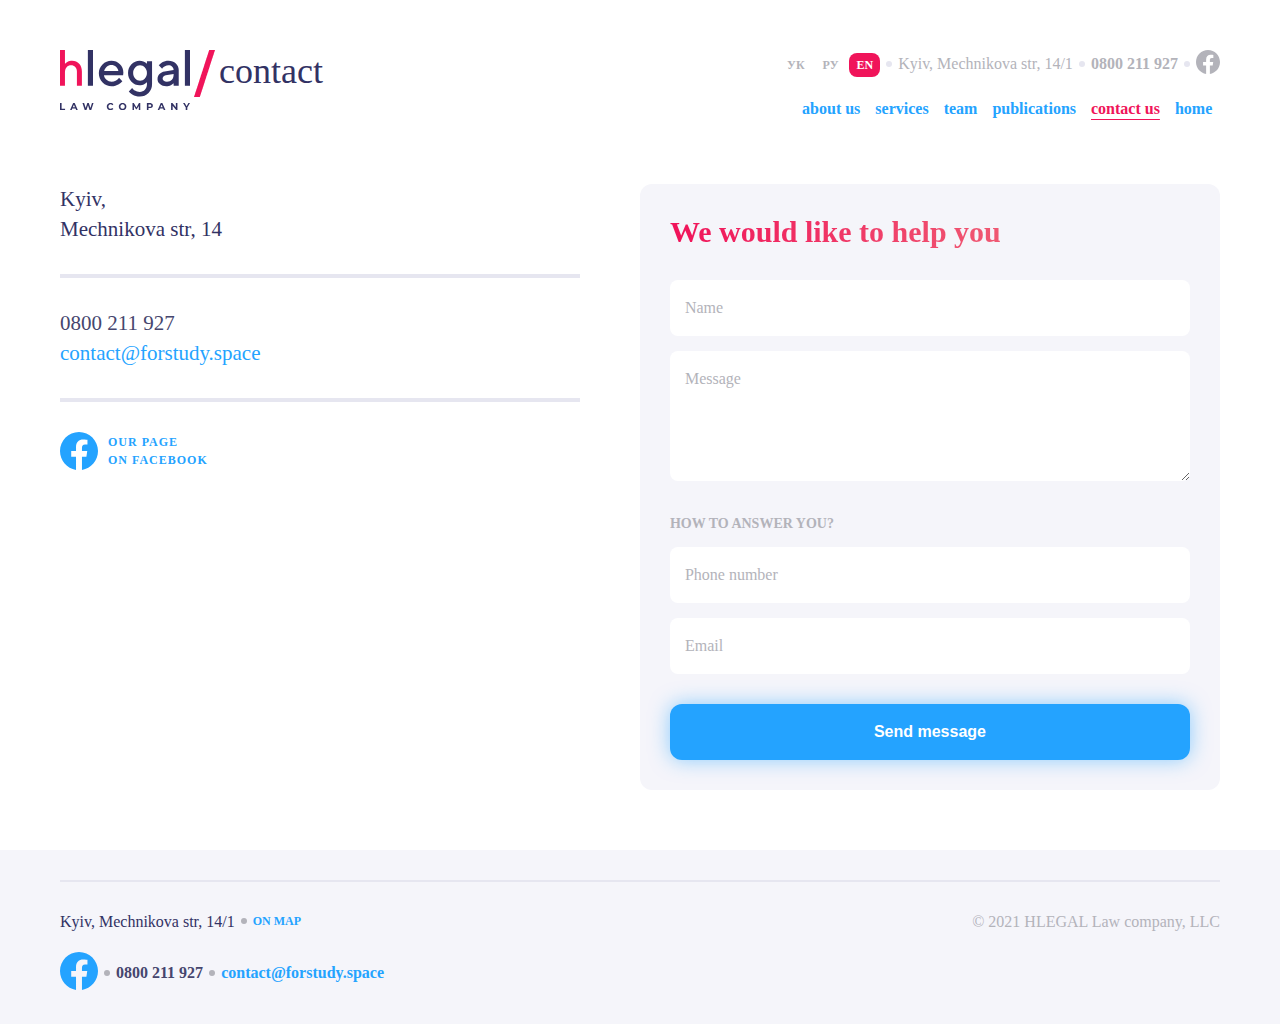
<file: index.html>
<!DOCTYPE html>
<html lang="en">

<head>
    <meta charset="UTF-8" />
    <meta name="viewport" content="width=device-width, initial-scale=1.0" />
    <title>Final</title>
    <link rel="stylesheet" href="style/header.css">
    <link rel="stylesheet" href="style/contact.css">
    <link rel="stylesheet" href="style/footer.css">
    <link rel="stylesheet" href="style/style.css">

</head>

<body>
    <header>
        <div class="container">
            <div class="wrapper">
                <div class="logo flex">
                    <div class="flex">
                        <a href="index.html">
                            <svg class="svg-logo" width="130" height="60" viewBox="0 0 130 60" fill="none"
                                xmlns="http://www.w3.org/2000/svg">
                                <path
                                    d="M4.95672 6.10352e-05H0V35.7987H4.95672V22.5177C4.95672 20.271 5.51557 18.4985 6.63326 17.2503C7.75095 16.0021 9.2817 15.353 11.1769 15.353C12.8049 15.353 14.1655 15.9522 15.2589 17.1005C16.3523 18.2738 16.9112 19.7467 16.9112 21.5192V35.8236H21.8922V21.5192C21.8922 18.2239 20.9932 15.6276 19.1951 13.6804C17.3971 11.7332 15.0402 10.7596 12.1731 10.7596C11.347 10.7596 10.5209 10.8595 9.71906 11.0841C8.89294 11.3088 8.2369 11.5585 7.70235 11.8331C7.16781 12.1077 6.65756 12.4072 6.1959 12.7567C5.73424 13.1062 5.41838 13.3559 5.27259 13.5057C5.1268 13.6555 5.00532 13.7553 4.95672 13.8302V6.10352e-05Z"
                                    fill="#F0145A" />
                                <path d="M32.9726 0H27.8628V35.7689H32.9726V0Z" fill="#323264" />
                                <path
                                    d="M63.1114 25.2931L63.3669 22.7382C63.3669 19.3146 62.2428 16.4531 59.9433 14.1537C57.6439 11.8543 54.7824 10.7301 51.3588 10.7301C47.9352 10.7301 44.9715 11.9565 42.5188 14.4092C40.0661 16.8619 38.8397 19.7745 38.8397 23.2492C38.8397 26.8261 40.1172 29.892 42.621 32.4469C45.1248 35.0018 48.1396 36.2793 51.6143 36.2793C52.9429 36.2793 54.1692 36.0749 55.3956 35.7172C56.6219 35.3084 57.6439 34.8996 58.3593 34.4909C59.1258 34.031 59.8922 33.52 60.5565 32.9579C61.2208 32.3958 61.6807 31.987 61.8851 31.7315C62.0895 31.4761 62.2428 31.3228 62.345 31.1695L59.0236 27.8481L58.2571 28.8189C57.7461 29.4321 56.8774 30.0453 55.6511 30.7096C54.3736 31.3739 53.0451 31.6804 51.6143 31.6804C49.6215 31.6804 47.9352 31.0673 46.5045 29.7898C45.0737 28.5123 44.205 27.0305 43.9495 25.2931H63.1114ZM51.3588 15.0735C53.2494 15.0735 54.7824 15.6355 56.0599 16.7086C57.2862 17.8328 58.0527 19.2124 58.3593 20.9498H44.1539C44.6138 19.2124 45.4314 17.8328 46.7089 16.7086C47.9352 15.6355 49.5193 15.0735 51.3588 15.0735Z"
                                    fill="#323264" />
                                <path
                                    d="M86.9429 34.2865C86.9429 36.5348 86.2786 38.3743 84.8989 39.8051C83.5704 41.1847 81.8841 41.9001 79.7891 41.9001C78.8693 41.9001 77.9496 41.7468 77.0809 41.4913C76.2122 41.2358 75.5479 40.9292 74.9859 40.5715C74.4238 40.2139 73.9128 39.8562 73.4018 39.3963C72.9419 38.9364 72.6353 38.6298 72.482 38.4765C72.3287 38.3232 72.2265 38.1699 72.1244 38.0677L68.803 41.3891L69.2117 41.9001C69.4672 42.2578 69.9271 42.7177 70.5403 43.2287C71.1535 43.6885 71.8689 44.1995 72.6864 44.7105C73.504 45.1704 74.526 45.5792 75.8034 45.9369C77.0809 46.2946 78.4094 46.499 79.7891 46.499C83.2638 46.499 86.1253 45.3237 88.5269 42.9732C90.8774 40.5716 92.0527 37.71 92.0527 34.2354V11.2411H86.9429V13.796L86.0742 13.0295C85.5121 12.5185 84.6434 12.0076 83.4171 11.4966C82.1907 10.9856 80.8622 10.7301 79.5336 10.7301C76.4166 10.7301 73.7595 11.9054 71.4601 14.307C69.1606 16.7086 68.0365 19.5701 68.0365 22.9937C68.0365 26.4173 69.1606 29.2788 71.4601 31.6804C73.7595 34.0821 76.4166 35.2573 79.5336 35.2573C80.4023 35.2573 81.2199 35.1551 82.0885 34.9507C82.9061 34.6952 83.5704 34.4397 84.1325 34.1843C84.6945 33.9288 85.2055 33.6222 85.6654 33.2645C86.1253 32.9068 86.483 32.6513 86.5852 32.5491L86.9429 32.1914V34.2865ZM73.1463 22.9937C73.1463 20.8476 73.8106 19.0591 75.1903 17.5773C76.5699 16.0954 78.2051 15.329 80.0446 15.329C81.8841 15.329 83.5193 16.0954 84.8989 17.5773C86.2275 19.0591 86.9429 20.8476 86.9429 22.9937C86.9429 25.1398 86.2275 26.9283 84.8989 28.4101C83.5193 29.892 81.8841 30.6585 80.0446 30.6585C78.2051 30.6585 76.5699 29.892 75.1903 28.4101C73.8106 26.9283 73.1463 25.1398 73.1463 22.9937Z"
                                    fill="#323264" />
                                <path
                                    d="M118.724 35.7683V19.9278C118.724 17.3218 117.753 15.1246 115.863 13.3872C113.972 11.5988 111.519 10.7301 108.504 10.7301C107.329 10.7301 106.154 10.8834 105.03 11.19C103.906 11.5477 102.986 11.9054 102.321 12.3142C101.657 12.7229 100.993 13.1828 100.38 13.7449C99.7666 14.2559 99.4089 14.6136 99.2045 14.818C99.0512 15.0224 98.8979 15.1757 98.7957 15.329L102.117 18.6504L102.781 17.7817C103.19 17.2196 103.906 16.7086 104.979 16.1465C106.052 15.5845 107.227 15.329 108.504 15.329C109.986 15.329 111.213 15.7888 112.183 16.6575C113.154 17.5262 113.614 18.6504 113.614 19.9278L104.672 21.4608C102.475 21.8185 100.686 22.6871 99.46 24.0668C98.1825 25.4464 97.5182 27.1327 97.5182 29.1255C97.5182 31.0162 98.3358 32.6513 99.971 34.0821C101.657 35.5639 103.701 36.2793 106.205 36.2793C107.074 36.2793 107.891 36.1771 108.709 35.9216C109.577 35.7172 110.242 35.4617 110.804 35.2062C111.366 34.9507 111.877 34.6442 112.337 34.2865C112.797 33.9288 113.103 33.6733 113.308 33.5711C113.461 33.4178 113.563 33.2645 113.614 33.2134V35.7683H118.724ZM106.971 31.6804C105.643 31.6804 104.57 31.3739 103.803 30.7607C102.986 30.1475 102.628 29.4321 102.628 28.6145C102.628 27.7459 102.884 26.9794 103.446 26.4173C104.008 25.8552 104.774 25.4464 105.694 25.2931L113.614 24.0157V24.5267C113.614 26.8261 113.052 28.5634 111.877 29.8409C110.702 31.0673 109.066 31.6804 106.971 31.6804Z"
                                    fill="#323264" />
                                <path d="M130 0H124.89V35.7689H130V0Z" fill="#323264" />
                                <path d="M0 53.1185H1.59915V58.7253H5.06396V60.0283H0V53.1185Z" fill="#323264" />
                                <path
                                    d="M15.5016 58.5477H12.2934L11.6814 60.0283H10.0428L13.1226 53.1185H14.702L17.7917 60.0283H16.1136L15.5016 58.5477ZM14.9982 57.3335L13.9025 54.688L12.8067 57.3335H14.9982Z"
                                    fill="#323264" />
                                <path
                                    d="M33.5121 53.1185L31.2516 60.0283H29.534L28.0138 55.3494L26.4443 60.0283H24.7366L22.4662 53.1185H24.1245L25.6842 57.9751L27.313 53.1185H28.7937L30.3731 58.0146L31.9821 53.1185H33.5121Z"
                                    fill="#323264" />
                                <path
                                    d="M50.5232 60.1468C49.819 60.1468 49.1807 59.9954 48.6082 59.6927C48.0422 59.3834 47.5947 58.959 47.2657 58.4193C46.9432 57.8731 46.782 57.2578 46.782 56.5734C46.782 55.889 46.9432 55.277 47.2657 54.7373C47.5947 54.1911 48.0422 53.7667 48.6082 53.464C49.1807 53.1547 49.8223 53 50.5331 53C51.1319 53 51.6716 53.1053 52.152 53.3159C52.6389 53.5265 53.047 53.8292 53.376 54.224L52.3494 55.1717C51.8821 54.6321 51.303 54.3622 50.612 54.3622C50.1843 54.3622 49.8026 54.4577 49.467 54.6485C49.1313 54.8328 48.8681 55.0927 48.6773 55.4283C48.493 55.764 48.4009 56.1456 48.4009 56.5734C48.4009 57.0012 48.493 57.3828 48.6773 57.7185C48.8681 58.0541 49.1313 58.3173 49.467 58.5082C49.8026 58.6924 50.1843 58.7846 50.612 58.7846C51.303 58.7846 51.8821 58.5115 52.3494 57.9653L53.376 58.9129C53.047 59.3143 52.6389 59.6203 52.152 59.8309C51.665 60.0415 51.1221 60.1468 50.5232 60.1468Z"
                                    fill="#323264" />
                                <path
                                    d="M62.5933 60.1468C61.876 60.1468 61.2278 59.9922 60.6487 59.6829C60.0761 59.3736 59.6253 58.9491 59.2963 58.4095C58.9738 57.8632 58.8126 57.2512 58.8126 56.5734C58.8126 55.8956 58.9738 55.2868 59.2963 54.7472C59.6253 54.201 60.0761 53.7733 60.6487 53.464C61.2278 53.1547 61.876 53 62.5933 53C63.3106 53 63.9555 53.1547 64.5281 53.464C65.1006 53.7733 65.5514 54.201 65.8804 54.7472C66.2095 55.2868 66.374 55.8956 66.374 56.5734C66.374 57.2512 66.2095 57.8632 65.8804 58.4095C65.5514 58.9491 65.1006 59.3736 64.5281 59.6829C63.9555 59.9922 63.3106 60.1468 62.5933 60.1468ZM62.5933 58.7846C63.0013 58.7846 63.3698 58.6924 63.6989 58.5082C64.0279 58.3173 64.2846 58.0541 64.4688 57.7185C64.6597 57.3828 64.7551 57.0012 64.7551 56.5734C64.7551 56.1456 64.6597 55.764 64.4688 55.4283C64.2846 55.0927 64.0279 54.8328 63.6989 54.6485C63.3698 54.4577 63.0013 54.3622 62.5933 54.3622C62.1853 54.3622 61.8168 54.4577 61.4877 54.6485C61.1587 54.8328 60.8987 55.0927 60.7079 55.4283C60.5236 55.764 60.4315 56.1456 60.4315 56.5734C60.4315 57.0012 60.5236 57.3828 60.7079 57.7185C60.8987 58.0541 61.1587 58.3173 61.4877 58.5082C61.8168 58.6924 62.1853 58.7846 62.5933 58.7846Z"
                                    fill="#323264" />
                                <path
                                    d="M78.7995 60.0283L78.7896 55.8824L76.7561 59.2979H76.0355L74.0119 55.9713V60.0283H72.5115V53.1185H73.8342L76.4205 57.4125L78.9673 53.1185H80.2802L80.2999 60.0283H78.7995Z"
                                    fill="#323264" />
                                <path
                                    d="M89.8659 53.1185C90.478 53.1185 91.0077 53.2205 91.4552 53.4245C91.9093 53.6285 92.2581 53.918 92.5016 54.2931C92.7451 54.6682 92.8668 55.1125 92.8668 55.6258C92.8668 56.1325 92.7451 56.5767 92.5016 56.9584C92.2581 57.3335 91.9093 57.623 91.4552 57.8271C91.0077 58.0245 90.478 58.1232 89.8659 58.1232H88.4741V60.0283H86.8749V53.1185H89.8659ZM89.7771 56.8202C90.2575 56.8202 90.6227 56.7182 90.8728 56.5142C91.1229 56.3036 91.2479 56.0074 91.2479 55.6258C91.2479 55.2375 91.1229 54.9414 90.8728 54.7373C90.6227 54.5268 90.2575 54.4215 89.7771 54.4215H88.4741V56.8202H89.7771Z"
                                    fill="#323264" />
                                <path
                                    d="M103.148 58.5477H99.9396L99.3276 60.0283H97.6889L100.769 53.1185H102.348L105.438 60.0283H103.76L103.148 58.5477ZM102.644 57.3335L101.549 54.688L100.453 57.3335H102.644Z"
                                    fill="#323264" />
                                <path
                                    d="M117.428 53.1185V60.0283H116.115L112.67 55.8331V60.0283H111.09V53.1185H112.413L115.848 57.3137V53.1185H117.428Z"
                                    fill="#323264" />
                                <path
                                    d="M127.315 57.5803V60.0283H125.716V57.5605L123.041 53.1185H124.739L126.585 56.1884L128.43 53.1185H130L127.315 57.5803Z"
                                    fill="#323264" />
                            </svg>
                        </a>

                        <img class="slash" src="images/Slash.png" alt="slash">
                        <p class="team">contact</p>
                    </div>
                    <div class="burger">
                        <span></span>
                    </div>
                </div>
                <div class="details flex ">
                    <div>
                        <a href="#" class="link">УК</a>
                        <a href="#" class="link">РУ</a>
                        <a href="#" class="link active">EN</a>
                    </div>
                    <div class="seperator"></div>
                    <p class="font-16">Kyiv, Mechnikova str, 14/1</p>
                    <div class="seperator"></div>
                    <a class="font-16 tel" href="tel:0800 211 927">0800 211 927</a>
                    <div class="seperator"></div>
                    <a class="social" href="https://www.facebook.com/">
                        <svg width="24" height="24" viewBox="0 0 24 24" fill="none" xmlns="http://www.w3.org/2000/svg">
                            <g clip-path="url(#clip0_22721_6686)">
                                <path
                                    d="M24 12.0733C24 5.40541 18.6274 0 12 0C5.37258 0 0 5.40541 0 12.0733C0 18.0995 4.38823 23.0943 10.125 24V15.5633H7.07813V12.0733H10.125V9.41343C10.125 6.38755 11.9165 4.71615 14.6576 4.71615C15.9705 4.71615 17.3438 4.95195 17.3438 4.95195V7.92313H15.8306C14.3399 7.92313 13.875 8.85379 13.875 9.80857V12.0733H17.2031L16.6711 15.5633H13.875V24C19.6118 23.0943 24 18.0995 24 12.0733Z"
                                    fill="#B3B3BA" />
                            </g>
                            <defs>
                                <clippath id="clip0_22721_6686">
                                    <rect width="24" height="24" fill="white" />
                                </clippath>
                            </defs>
                        </svg>
                    </a>
                </div>
                <nav class="navigation">
                    <ul class="font-16 flex">
                        <a class="li" href="#">about us</a>
                        <a class="li" href="#">services</a>
                        <a class="li" href="#">team</a>
                        <a class="li" href="#">publications</a>
                        <a class="li" id="link-active" href="#">contact us</a>
                        <a href="#" class="li">home</a>
                    </ul>
                </nav>
            </div>
        </div>
    </header>
    <main>
        <div class="container">
            <div class="wrapper">
                <div class="left">
                    <div class="address">
                        <a class="address" href="https://maps.app.goo.gl/Zw4MKvHGfPZktKgB7">Kyiv, <br> Mechnikova str,
                            14</a>
                    </div>
                    <hr class="line">
                    <div class="info">
                        <a class="font-16 tel" href="tel:0800 211 927">0800 211 927</a>
                        <br>
                        <a class="email" href="mailto:contact@forstudy.space">contact@forstudy.space</a>
                    </div>
                    <hr class="line">
                    <div class="facebook-page">
                        <a class="social" href="https://www.facebook.com/">
                            <svg width="38" height="38" viewBox="0 0 38 38" fill="none"
                                xmlns="http://www.w3.org/2000/svg">
                                <g clip-path="url(#clip0_22721_8205)">
                                    <path
                                        d="M38 19.1161C38 8.55857 29.4934 0 19 0C8.50658 0 0 8.55857 0 19.1161C0 28.6575 6.94803 36.5659 16.0312 38V24.6419H11.207V19.1161H16.0312V14.9046C16.0312 10.1136 18.8678 7.46723 23.2078 7.46723C25.2866 7.46723 27.4609 7.84059 27.4609 7.84059V12.545H25.0651C22.7048 12.545 21.9688 14.0185 21.9688 15.5302V19.1161H27.2383L26.3959 24.6419H21.9688V38C31.052 36.5659 38 28.6575 38 19.1161Z"
                                        fill="#24A3FF" />
                                </g>
                                <defs>
                                    <clippath id="clip0_22721_8205">
                                        <rect width="38" height="38" fill="white" />
                                    </clippath>
                                </defs>
                            </svg>
                        </a>
                        <div class="links">
                            <a href="https://www.facebook.com/">OUR PAGE</a>
                            <br>
                            <a href="https://www.facebook.com/">ON FACEBOOK</a>
                        </div>
                    </div>
                </div>
                <div>
                    <form action="#" method="get" class="form">
                        <p class="text-gradient h2">We would like to help you</p>
                        <input type="text" id="name" class="input" placeholder="Name" important>
                        <textarea name="message" id="message" class="input" cols="" rows="" placeholder="Message"
                            important></textarea>
                        <p class="answer">HOW TO ANSWER YOU?</p>
                        <input type="tel" name="tel" id="tel" class="input" placeholder="Phone number" important>
                        <input type="email" name="email" id="email" class="input" placeholder="Email" important>
                        <button type="button" id="button" class="button">Send message</button>
                    </form>
                </div>
            </div>
        </div>
    </main>
    <footer>
        <div class="container">
            <div class="wrapper">
                <div class="left flex">
                    <p class="font-16 street">Kyiv, Mechnikova str, 14/1</p>
                    <div class="seperator"></div>
                    <a href="https://maps.app.goo.gl/Zw4MKvHGfPZktKgB7" class="map">ON MAP</a>
                </div>
                <div class="right flex">
                    <p class="font-16">© 2021 HLEGAL Law company, LLC</p>
                </div>
                <div class="bottom flex">
                    <a class="social" href="https://www.facebook.com/">
                        <svg width="38" height="38" viewBox="0 0 38 38" fill="none" xmlns="http://www.w3.org/2000/svg">
                            <g clip-path="url(#clip0_22721_8205)">
                                <path
                                    d="M38 19.1161C38 8.55857 29.4934 0 19 0C8.50658 0 0 8.55857 0 19.1161C0 28.6575 6.94803 36.5659 16.0312 38V24.6419H11.207V19.1161H16.0312V14.9046C16.0312 10.1136 18.8678 7.46723 23.2078 7.46723C25.2866 7.46723 27.4609 7.84059 27.4609 7.84059V12.545H25.0651C22.7048 12.545 21.9688 14.0185 21.9688 15.5302V19.1161H27.2383L26.3959 24.6419H21.9688V38C31.052 36.5659 38 28.6575 38 19.1161Z"
                                    fill="#24A3FF" />
                            </g>
                            <defs>
                                <clippath id="clip0_22721_8205">
                                    <rect width="38" height="38" fill="white" />
                                </clippath>
                            </defs>
                        </svg>
                    </a>
                    <div class="seperator"></div>
                    <a class="font-16 tel" href="tel:0800 211 927">0800 211 927</a>
                    <div class="seperator"></div>
                    <a class="map" href="mailto:contact@forstudy.space">contact@forstudy.space</a>
                </div>
            </div>
        </div>
    </footer>
    <script src="JS/header.js"></script>
    <script src="JS/contact.js"></script>
</body>

</html>
</file>
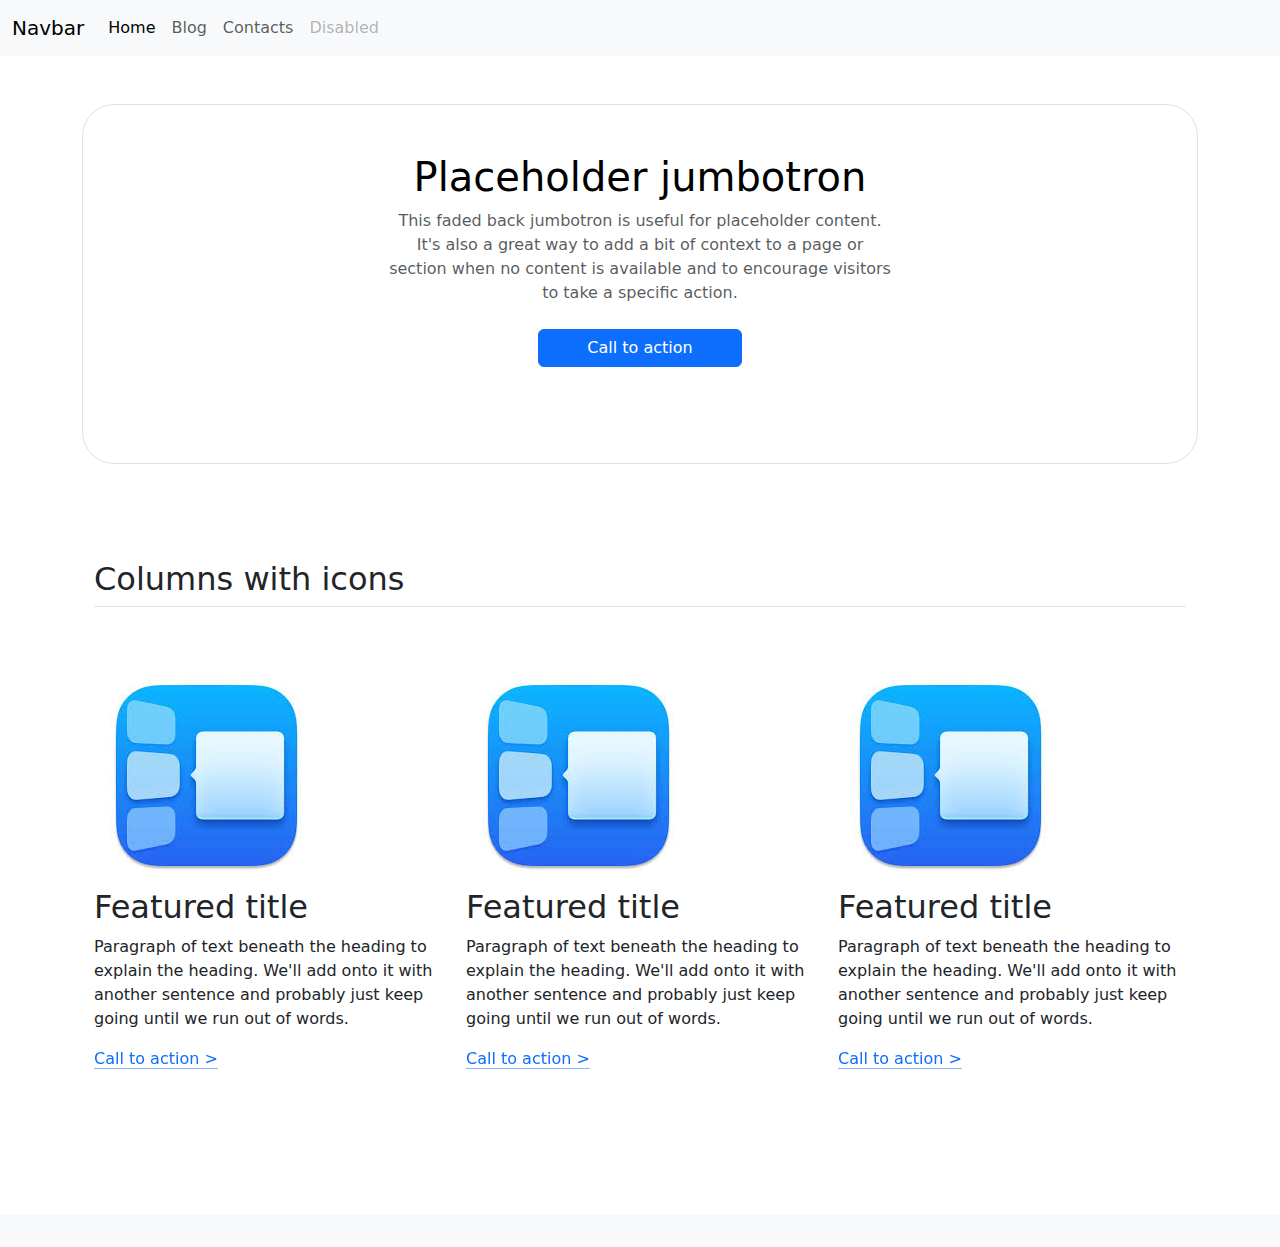
<file: index1.html>
<!DOCTYPE html>
<html lang="en">

<head>
    <meta charset="UTF-8" />
    <meta name="viewport" content="width=device-width, initial-scale=1.0" />
    <title>Main page</title>
    <link href="https://cdn.jsdelivr.net/npm/bootstrap@5.3.3/dist/css/bootstrap.min.css" rel="stylesheet"
        integrity="sha384-QWTKZyjpPEjISv5WaRU9OFeRpok6YctnYmDr5pNlyT2bRjXh0JMhjY6hW+ALEwIH" crossorigin="anonymous">
</head>

<body>
    <header>
        <nav class="navbar navbar-expand-lg bg-body-tertiary">
            <div class="container-fluid">
                <a class="navbar-brand" href="#">Navbar</a>
                <button class="navbar-toggler" type="button" data-bs-toggle="collapse"
                    data-bs-target="#navbarNavAltMarkup" aria-controls="navbarNavAltMarkup" aria-expanded="false"
                    aria-label="Toggle navigation">
                    <span class="navbar-toggler-icon"></span>
                </button>
                <div class="collapse navbar-collapse" id="navbarNavAltMarkup">
                    <div class="navbar-nav">
                        <a class="nav-link active" aria-current="page" href="index1.html">Home</a>
                        <a class="nav-link" href="index2.html">Blog</a>
                        <a class="nav-link" href="index3.html">Contacts</a>
                        <a class="nav-link disabled" aria-disabled="true">Disabled</a>
                    </div>
                </div>
            </div>
        </nav>
    </header>
    <main>
        <div class="container my-5">
            <div class="position-relative p-5 text-center text-muted bg-body border border-dashed rounded-5">
                <h1 class="text-body-emphasis">Placeholder jumbotron</h1>
                <p class="col-lg-6 mx-auto mb-4"> This faded back jumbotron is useful for placeholder content. It's also
                    a great way to add a bit of context to a page or section when no content is available and to
                    encourage visitors to take a specific action. </p>
                <button type="button" class="btn btn-primary px-5 mb-5">Call to action</button>
            </div>
        </div>

        <div class="container px-4 py-5" id="featured-3">
            <h2 class="pb-2 border-bottom">Columns with icons</h2>
            <div class="row g-4 py-5 row-cols-1 row-cols-lg-3">
                <div class="feature col">
                    <div>
                        <img src="image/stage-manager.jpeg" alt="">
                    </div>
                    <h2>Featured title</h2>
                    <p>Paragraph of text beneath the heading to explain the heading. We'll add onto it with another
                        sentence and probably just keep going until we run out of words.</p>
                    <a href="#" class="icon-link">Call to action ></a>
                </div>
                <div class="feature col">
                    <div>
                        <img src="image/stage-manager.jpeg" alt="">
                    </div>
                    <h2>Featured title</h2>
                    <p>Paragraph of text beneath the heading to explain the heading. We'll add onto it with another
                        sentence and probably just keep going until we run out of words.</p>
                    <a href="#" class="icon-link">Call to action ></a>
                </div>
                <div class="feature col">
                    <div>
                        <img src="image/stage-manager.jpeg" alt="">
                    </div>
                    <h2>Featured title</h2>
                    <p>Paragraph of text beneath the heading to explain the heading. We'll add onto it with another
                        sentence and probably just keep going until we run out of words.</p>
                    <a href="#" class="icon-link">Call to action ></a>
                </div>
            </div>
        </div>
    </main>
    <br>
    <br>
    <footer class="footer mt-auto py-3 bg-light">
        <div class="container"></div>
    </footer>
    <script src="https://cdn.jsdelivr.net/npm/bootstrap@5.3.3/dist/js/bootstrap.bundle.min.js"
        integrity="sha384-YvpcrYf0tY3lHB60NNkmXc5s9fDVZLESaAA55NDzOxhy9GkcIdslK1eN7N6jIeHz"
        crossorigin="anonymous"></script>
</body>

</html>
</file>
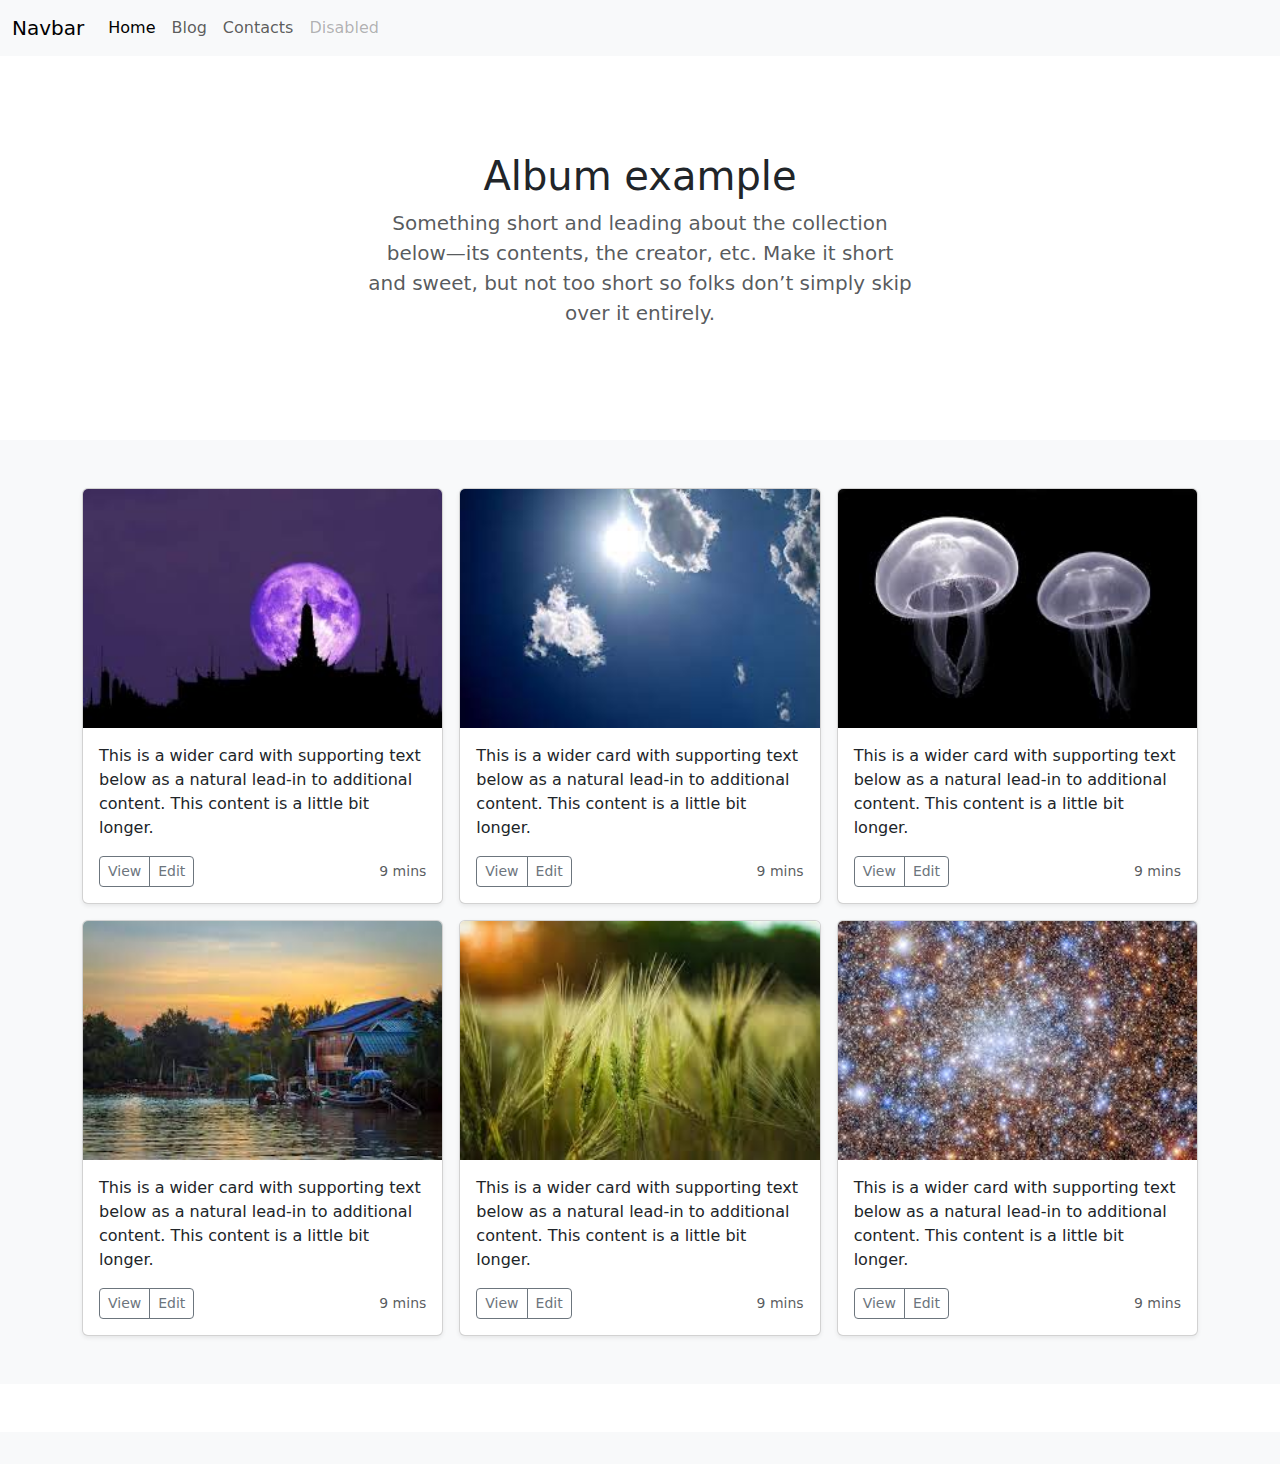
<file: index2.html>
<!DOCTYPE html>
<html lang="en">

<head>
    <meta charset="UTF-8">
    <meta name="viewport" content="width=device-width, initial-scale=1.0">
    <title>Blog</title>
    <link href="https://cdn.jsdelivr.net/npm/bootstrap@5.3.3/dist/css/bootstrap.min.css" rel="stylesheet"
        integrity="sha384-QWTKZyjpPEjISv5WaRU9OFeRpok6YctnYmDr5pNlyT2bRjXh0JMhjY6hW+ALEwIH" crossorigin="anonymous">
</head>

<body>
    <header>
        <nav class="navbar navbar-expand-lg bg-body-tertiary">
            <div class="container-fluid">
                <a class="navbar-brand" href="#">Navbar</a>
                <button class="navbar-toggler" type="button" data-bs-toggle="collapse"
                    data-bs-target="#navbarNavAltMarkup" aria-controls="navbarNavAltMarkup" aria-expanded="false"
                    aria-label="Toggle navigation">
                    <span class="navbar-toggler-icon"></span>
                </button>
                <div class="collapse navbar-collapse" id="navbarNavAltMarkup">
                    <div class="navbar-nav">
                        <a class="nav-link active" aria-current="page" href="index1.html">Home</a>
                        <a class="nav-link" href="index2.html">Blog</a>
                        <a class="nav-link" href="index3.html">Contacts</a>
                        <a class="nav-link disabled" aria-disabled="true">Disabled</a>
                    </div>
                </div>
            </div>
        </nav>
    </header>
    <main>
        <section class="py-5 text-center container">
            <div class="row py-lg-5">
                <div class="col-lg-6 col-md-8 mx-auto">
                    <h1 class="fw-light">Album example</h1>
                    <p class="lead text-muted">Something short and leading about the collection below—its contents, the
                        creator, etc. Make it short and sweet, but not too short so folks don’t simply skip over it
                        entirely.</p>
                </div>
            </div>
        </section>
        <div class=" bg-body-tertiary album py-5 bg-light">
            <div class="container">
                <div class="row row-cols-1 row-cols-sm-2 row-cols-md-3 g-3">
                    <div class="col">
                        <div class="card shadow-sm">
                            <img src="image/picture1.jpeg" class="card-img-top" alt="picture 1">
                            <div class="card-body">
                                <p class="card-text">
                                    This is a wider card with supporting text below as a natural lead-in to additional
                                    content. This content is a little bit longer.
                                </p>
                                <div class="d-flex justify-content-between align-items-center">
                                    <div class="btn-group">
                                        <button type="button" class="btn btn-sm btn-outline-secondary">View</button>
                                        <button type="button" class="btn btn-sm btn-outline-secondary">Edit</button>
                                    </div>
                                    <small class="text-muted">9 mins</small>
                                </div>
                            </div>
                        </div>
                    </div>
                    <div class="col">
                        <div class="card shadow-sm">
                            <img src="image/picture2.jpeg" class="card-img-top" alt="picture 2">
                            <div class="card-body">
                                <p class="card-text">
                                    This is a wider card with supporting text below as a natural lead-in to additional
                                    content. This content is a little bit longer.
                                </p>
                                <div class="d-flex justify-content-between align-items-center">
                                    <div class="btn-group">
                                        <button type="button" class="btn btn-sm btn-outline-secondary">View</button>
                                        <button type="button" class="btn btn-sm btn-outline-secondary">Edit</button>
                                    </div>
                                    <small class="text-muted">9 mins</small>
                                </div>
                            </div>
                        </div>
                    </div>
                    <div class="col">
                        <div class="card shadow-sm">
                            <img src="image/picture3.jpeg" class="card-img-top" alt="picture 3">
                            <div class="card-body">
                                <p class="card-text">
                                    This is a wider card with supporting text below as a natural lead-in to additional
                                    content. This content is a little bit longer.
                                </p>
                                <div class="d-flex justify-content-between align-items-center">
                                    <div class="btn-group">
                                        <button type="button" class="btn btn-sm btn-outline-secondary">View</button>
                                        <button type="button" class="btn btn-sm btn-outline-secondary">Edit</button>
                                    </div>
                                    <small class="text-muted">9 mins</small>
                                </div>
                            </div>
                        </div>
                    </div>
                    <div class="col">
                        <div class="card shadow-sm">
                            <img src="image/picture4.jpeg" class="card-img-top" alt="picture 4">
                            <div class="card-body">
                                <p class="card-text">
                                    This is a wider card with supporting text below as a natural lead-in to additional
                                    content. This content is a little bit longer.
                                </p>
                                <div class="d-flex justify-content-between align-items-center">
                                    <div class="btn-group">
                                        <button type="button" class="btn btn-sm btn-outline-secondary">View</button>
                                        <button type="button" class="btn btn-sm btn-outline-secondary">Edit</button>
                                    </div>
                                    <small class="text-muted">9 mins</small>
                                </div>
                            </div>
                        </div>
                    </div>
                    <div class="col">
                        <div class="card shadow-sm">
                            <img src="image/picture5.jpeg" class="card-img-top" alt="picture 5">
                            <div class="card-body">
                                <p class="card-text">
                                    This is a wider card with supporting text below as a natural lead-in to additional
                                    content. This content is a little bit longer.
                                </p>
                                <div class="d-flex justify-content-between align-items-center">
                                    <div class="btn-group">
                                        <button type="button" class="btn btn-sm btn-outline-secondary">View</button>
                                        <button type="button" class="btn btn-sm btn-outline-secondary">Edit</button>
                                    </div>
                                    <small class="text-muted">9 mins</small>
                                </div>
                            </div>
                        </div>
                    </div>
                    <div class="col">
                        <div class="card shadow-sm">
                            <img src="image/picture6.jpeg" class="card-img-top" alt="picture 6">
                            <div class="card-body">
                                <p class="card-text">
                                    This is a wider card with supporting text below as a natural lead-in to additional
                                    content. This content is a little bit longer.
                                </p>
                                <div class="d-flex justify-content-between align-items-center">
                                    <div class="btn-group">
                                        <button type="button" class="btn btn-sm btn-outline-secondary">View</button>
                                        <button type="button" class="btn btn-sm btn-outline-secondary">Edit</button>
                                    </div>
                                    <small class="text-muted">9 mins</small>
                                </div>
                            </div>
                        </div>
                    </div>
                </div>
            </div>
        </div>
    </main>
    <br>
    <br>
    <footer class="footer mt-auto py-3 bg-light">
        <div class="container"></div>
    </footer>
    <script src="https://cdn.jsdelivr.net/npm/bootstrap@5.3.3/dist/js/bootstrap.bundle.min.js"
        integrity="sha384-YvpcrYf0tY3lHB60NNkmXc5s9fDVZLESaAA55NDzOxhy9GkcIdslK1eN7N6jIeHz"
        crossorigin="anonymous"></script>

</body>

</html>
</file>
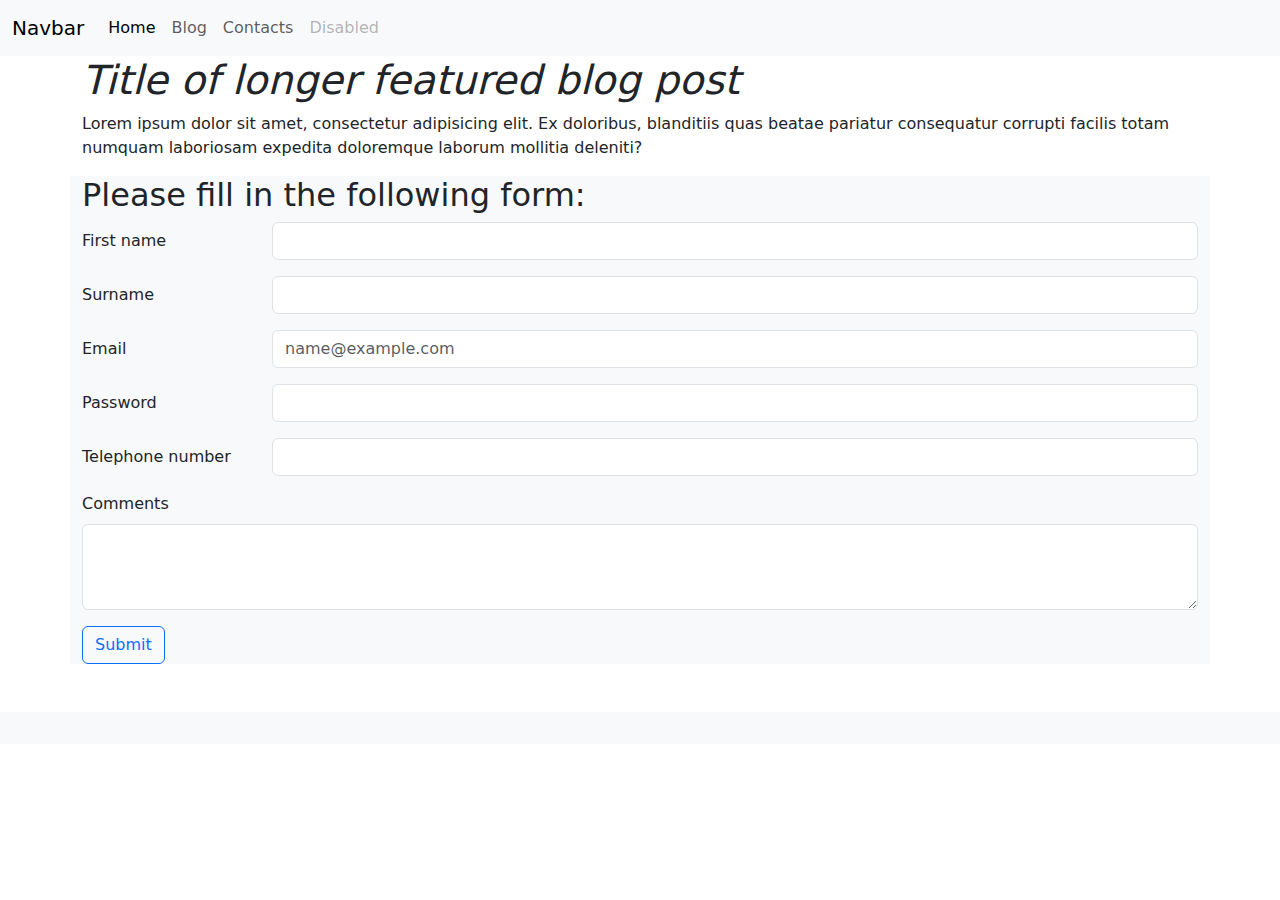
<file: index3.html>
<!DOCTYPE html>
<html lang="en">

<head>
    <meta charset="UTF-8">
    <meta name="viewport" content="width=device-width, initial-scale=1.0">
    <title>Contacts</title>
    <link href="https://cdn.jsdelivr.net/npm/bootstrap@5.3.3/dist/css/bootstrap.min.css" rel="stylesheet"
        integrity="sha384-QWTKZyjpPEjISv5WaRU9OFeRpok6YctnYmDr5pNlyT2bRjXh0JMhjY6hW+ALEwIH" crossorigin="anonymous">
</head>

<body>
    <header>
        <nav class="navbar navbar-expand-lg bg-body-tertiary">
            <div class="container-fluid">
                <a class="navbar-brand" href="#">Navbar</a>
                <button class="navbar-toggler" type="button" data-bs-toggle="collapse"
                    data-bs-target="#navbarNavAltMarkup" aria-controls="navbarNavAltMarkup" aria-expanded="false"
                    aria-label="Toggle navigation">
                    <span class="navbar-toggler-icon"></span>
                </button>
                <div class="collapse navbar-collapse" id="navbarNavAltMarkup">
                    <div class="navbar-nav">
                        <a class="nav-link active" aria-current="page" href="index1.html">Home</a>
                        <a class="nav-link" href="index2.html">Blog</a>
                        <a class="nav-link" href="index3.html">Contacts</a>
                        <a class="nav-link disabled" aria-disabled="true">Disabled</a>
                    </div>
                </div>
            </div>
        </nav>
    </header>
    <main>
        <div class="container">
            <h1><i>Title of longer featured blog post</i></h1>
            <p>Lorem ipsum dolor sit amet, consectetur adipisicing elit. Ex doloribus, blanditiis quas beatae pariatur
                consequatur corrupti facilis totam numquam laboriosam expedita doloremque laborum mollitia deleniti?</p>
        </div>

        <section class="bg-body-tertiary container">
            <h2>Please fill in the following form: </h2>
            <form action="post">
                <div class="mb-3 row">
                    <label for="inputName" class="col-sm-2 col-form-label">First name</label>
                    <div class="col-sm-10">
                        <input type="text" class="form-control" id="inputName">
                    </div>
                </div>
                <div class="mb-3 row">
                    <label for="inputSurname" class="col-sm-2 col-form-label">Surname</label>
                    <div class="col-sm-10">
                        <input type="text" class="form-control" id="inputSurname">
                    </div>
                </div>
                <div class="mb-3 row">
                    <label for="inputEmail" class="col-sm-2 col-form-label">Email</label>
                    <div class="col-sm-10">
                        <input type="email" class="form-control" id="inputEmail" placeholder="name@example.com">
                    </div>
                </div>
                <div class="mb-3 row">
                    <label for="inputPassword" class="col-sm-2 col-form-label">Password</label>
                    <div class="col-sm-10">
                        <input type="password" class="form-control" id="inputPassword">
                    </div>
                </div>
                <div class="mb-3 row">
                    <label for="inputTel" class="col-sm-2 col-form-label">Telephone number</label>
                    <div class="col-sm-10">
                        <input type="tel" class="form-control" id="inputTel">
                    </div>
                </div>
                <div class="mb-3">
                    <label for="exampleFormControlTextarea1" class="form-label">Comments</label>
                    <textarea class="form-control" id="exampleFormControlTextarea1" rows="3"></textarea>
                </div>
                <button type="button" class="btn btn-outline-primary">Submit</button>
            </form>
        </section>
    </main>
    <br><br>
    <footer class="footer mt-auto py-3 bg-light">
        <div class="container"></div>
    </footer>
    <script src="https://cdn.jsdelivr.net/npm/bootstrap@5.3.3/dist/js/bootstrap.bundle.min.js"
        integrity="sha384-YvpcrYf0tY3lHB60NNkmXc5s9fDVZLESaAA55NDzOxhy9GkcIdslK1eN7N6jIeHz"
        crossorigin="anonymous"></script>
</body>

</html>
</file>
<file: style/header.css>
.text-gradient {
    background-image: linear-gradient(90.13deg, #F0145A 0.84%, #EF8080 99.96%) !important;
    -webkit-background-clip: text !important;
    color: transparent !important;
}

.text-gradient__innner {
    font-size: 2.375em;
}

html {
    color: #323264;
}

.font-16 {
    font-size: 16px;
    font-weight: 400;
    line-height: 19.5px;
    color: #B3B3BA;
}

header .wrapper {
    max-width: 1600px;
    padding: 50px 60px 0;
    margin: 0 auto;
    display: grid;
    grid-template-areas: "a b" "a c";
    grid-template-columns: 2fr;
}

@media screen and (max-width: 980px) {
    header .wrapper {
        grid-template-areas: "b" "a" "c";
    }
}

@media screen and (max-width: 650px) {
    header .wrapper {
        margin: 0;
        padding: 10px 15px;
    }
}

@media screen and (max-width: 650px) {
    header .wrapper {
        padding: 0 15px;
    }
}

@media screen and (max-width: 650px) {
    .svg-logo {
        max-height: 32px;
        max-width: 69.33px;
    }
}

.team {
    font-size: 36px;
    font-weight: 400;
    line-height: 43.88px;
    color: #323264;
    padding-left: 4px;
}

@media screen and (max-width: 650px) {
    .team {
        font-size: 20px;
        line-height: 24.38px;
    }
}

.logo {
    grid-area: a;
    justify-content: space-between;
}

@media screen and (max-width: 980px) {
    .logo {
        margin-top: 30px;
    }
}

@media screen and (max-width: 650px) {
    .logo {
        padding: 15px 0 10px 0;
        margin-top: 0;
    }
}

.logo-pic {
    max-height: 60px;
}

@media screen and (max-width: 650px) {
    .logo-pic {
        max-height: 32px;
    }
}

.slash {
    max-height: 47px;
    padding-left: 4px;
}

@media screen and (max-width: 650px) {
    .slash {
        max-height: 26px;
    }
}

.flex {
    display: flex;
}

.link {
    text-decoration: none;
    font-size: 12px;
    font-weight: 700;
    line-height: 14.63px;
    color: #B3B3BA;
    padding: 5px 7px;
}

.link:hover {
    background-color: #F5F5FA;
    border-radius: 8px;
}

.details {
    align-items: center;
    grid-area: b;
    justify-content: end;
}

@media screen and (max-width: 980px) {
    .details {
        justify-content: flex-start;
    }
}

@media screen and (max-width: 650px) {
    .details {
        justify-content: space-between;
        padding: 10px 15px;
        background-color: #F5F5FA;
        margin-left: -15px;
        margin-right: -30px;
    }
}

@media screen and (max-width: 400px) {
    .details {
        margin-right: -15px;
    }
}

@media screen and (max-width: 650px) {

    .details p,
    .details .seperator,
    .details .social {
        display: none;
    }
}

.active {
    background-color: #F0145A;
    color: white;
    border-radius: 8px;
}

.active:hover {
    background-color: #F0145A;
}

.tel {
    text-decoration: none;
    font-weight: 700;
}

@media screen and (max-width: 650px) {
    .tel {
        padding-right: 5px;
    }
}

#link-active {
    color: #F0145A !important;
    text-decoration: underline;
    text-decoration-color: #F0145A;
    text-underline-offset: 5px;
}

.navigation {
    grid-area: c;
    margin-top: 16px;
    padding: 5px 7px;
    padding-right: 0;
    justify-content: flex-end;
}

@media screen and (max-width: 650px) {
    .navigation {
        display: none;
    }
}

@media screen and (max-width: 980px) {
    .navigation {
        margin-left: 0;
        justify-content: flex-start;
    }
}

.li {
    font-weight: 700;
    color: #24A3FF;
    margin-left: 15px;
    text-decoration: none;
}

@media screen and (max-width: 980px) {
    .li {
        margin-left: 0;
        margin-right: 15px;
    }
}

.li:hover {
    text-decoration: underline;
    text-decoration-color: #24A3FF;
    text-underline-offset: 5px;
}

ul {
    list-style: none;
}

.burger {
    display: none;
    position: relative;
    z-index: 50;
    width: 32px;
    height: 18px;
    align-items: center;
    align-self: center;
}

@media screen and (max-width: 650px) {
    .burger {
        display: flex;
        margin-right: -15px;
    }
}

@media screen and (max-width: 400px) {
    .burger {
        margin-right: 0;
    }
}

.burger span {
    width: 80%;
    height: 2px;
    background-color: #323264;
}

.burger::before,
.burger::after {
    content: "";
    height: 2px;
    width: 80%;
    background-color: #323264;
    position: absolute;
    transition: all 0.3s ease 0s;
}

.burger::before {
    top: 0;
}

.burger::after {
    bottom: 0;
}

.burger.burger-active span {
    transform: scale(0);
}

.burger.burger-active::before {
    top: 50%;
    transform: rotate(-45deg) translate(0, -50%);
    background-color: #F0145A;
}

.burger.burger-active::after {
    bottom: 50%;
    transform: rotate(45deg) translate(0, 50%);
    background-color: #F0145A;
}

.seperator {
    width: 6px;
    height: 6px;
    background-color: #E6E6F0;
    border-radius: 3px;
    margin: 0 6px;
}

.flex-active {
    display: flex;
    flex-direction: column;
}

.block {
    display: block;
    background-color: #686887;
    position: fixed;
    height: 100%;
    width: 100%;
    margin: 0;
    margin-left: -15px;
}

.menu {
    position: absolute;
    bottom: 0;
    padding: 12px;
    padding-top: 64px;
    background-color: white;
    align-items: center;
    width: 95%;
    border-radius: 12px 12px 0px 0px;
}

.menu-li {
    background-color: #F5F5FA;
    padding: 7px 0;
    width: 90%;
    text-align: center;
    font-size: 24px;
    line-height: 29.26px;
    margin-bottom: 10px;
    border-radius: 12px;
}

.menu-li:hover {
    background-color: #E6E6F0;
}

.menu-li#link-active {
    text-decoration: none;
}

.new {
    margin: 16px;
    position: fixed;
    bottom: 21rem;
    right: 1px;
}

.social:hover svg path {
    fill: #F0145A;
}
</file>
<file: style/contact.css>
main .container {
    max-width: 1600px;
    margin: 0 auto;
}

main .wrapper {
    display: flex;
    justify-content: space-between;
    max-width: 1360px;
    margin: 0 auto;
    margin-top: 60px;
    padding: 0 60px;
}

@media screen and (max-width: 920px) {
    main .wrapper {
        flex-direction: column;
    }
}

@media screen and (max-width: 600px) {
    main .wrapper {
        padding: 0 30px;
        margin-top: 30px;
    }
}

.line {
    height: 4px;
    width: 100%;
    background-color: #E6E6F0;
    border: none;
    margin-top: 30px;
    margin-bottom: 30px;
}

.address {
    text-decoration: none;
    font-size: 21px;
    font-weight: 400;
    line-height: 30px;
    color: #323264;
}

.left {
    width: 50%;
}

@media screen and (max-width: 920px) {
    .left {
        width: 100%;
    }
}

.left .tel {
    font-size: 21px;
    font-weight: 400;
    line-height: 30px;
    color: #46466E;
}

.left .email {
    font-size: 21px;
    font-weight: 400;
    line-height: 30px;
    color: #24A3FF;
    text-decoration: none;
    margin-top: 15px;
}

.left .email:hover {
    color: #F0145A;
}

.facebook-page {
    display: flex;
}

.facebook-page:hover .links a {
    color: #F0145A;
}

.facebook-page:hover .social svg path {
    fill: #F0145A;
}

.facebook-page .links {
    margin-left: 10px;
}

.facebook-page a {
    text-decoration: none;
    font-size: 12px;
    font-weight: 700;
    line-height: 16px;
    color: #24A3FF;
    letter-spacing: 1px;
}

.address:hover a {
    color: #F0145A;
}

.info .tel:hover {
    color: #F0145A;
}

.info .map:hover {
    color: #F0145A;
}

form {
    background-color: #F5F5FA;
    padding: 30px;
    border-radius: 12px;
    margin-left: 60px;
}

@media screen and (max-width: 920px) {
    form {
        margin-left: 0;
        margin-top: 60px;
    }
}

@media screen and (max-width: 600px) {
    form {
        margin-left: 0;
    }
}

form .red-border {
    border: 1px solid rgb(255, 0, 0) !important;
    color: rgb(255, 0, 0) !important;
}

form .blue-border {
    border: 1px solid rgb(36, 163, 255) !important;
}

form .h2 {
    font-size: 30px;
    font-weight: 700;
    line-height: 36.57px;
    color: transparent;
    margin-bottom: 15px;
}

form .input {
    border: 1px;
    border-radius: 8px;
    padding: 15px;
    width: 100%;
    margin-top: 15px;
    height: 56px;
}

form .message {
    height: 130px;
    vertical-align: text-top;
}

form #message {
    height: 130px;
}

form ::-webkit-input-placeholder {
    font-family: "Montserrat";
    font-size: 16px;
    font-weight: 400;
    line-height: 26px;
    color: #B3B3BA;
}

form .answer {
    margin-top: 30px;
    font-size: 14px;
    font-weight: 700;
    line-height: 17.07px;
    color: #B3B3BA;
}

form .active-button {
    background-color: #006CCF;
}

form button {
    padding: 18px 30px;
    border: none;
    background-color: #24A3FF;
    border-radius: 12px;
    margin: auto;
    width: 100%;
    box-shadow: 0 0 20px 0 rgba(36, 163, 255, 0.5);
    font-size: 16px;
    font-weight: 700;
    line-height: 19.5px;
    color: white;
    margin-top: 30px;
    text-align: center;
}

form button:hover {
    background-color: #0085FF;
}
</file>
<file: style/footer.css>
footer {
    background-color: #F5F5FA;
    margin-top: 60px;
}

footer .container {
    padding: 30px 60px;
}

footer .wrapper {
    max-width: 1600px;
    display: grid;
    grid-template-areas: "a b" "c b";
    grid-template-columns: 2fr;
    border-top: 2px solid #E6E6F0;
    padding-top: 30px;
    margin: 0 auto;
}

@media screen and (max-width: 900px) {
    footer .wrapper {
        grid-template-areas: "a" "c" "b";
        margin: 0 auto;
        width: 51.9vw;
    }
}

footer .seperator {
    background-color: #B3B3BA;
}

footer .tel {
    color: #46466E;
}

footer .tel:hover {
    color: #F0145A;
}

@media screen and (max-width: 765px) {
    footer .seperator {
        display: none;
    }

    footer .flex {
        flex-direction: column;
    }

    footer .map,
    footer .tel {
        margin-top: 10px;
    }
}

.right {
    grid-area: b;
    margin-left: 15px;
}

@media screen and (max-width: 900px) {
    .right {
        text-align: center;
        justify-content: center;
        margin-top: 30px;
    }
}

.left {
    align-items: center;
    grid-area: a;
}

.bottom {
    align-items: center;
    grid-area: c;
    margin-top: 21px;
}

.street {
    color: #323264;
}

.map {
    text-decoration: none;
    font-size: 12px;
    font-weight: 700;
    line-height: 14.63px;
    color: #24A3FF;
}

.map:hover {
    color: #F0145A;
}

.bottom .map {
    font-size: 16px;
}

.bottom .map:hover {
    color: #F0145A;
}
</file>
<file: style/style.css>
* {
    margin: 0;
    padding: 0;
    box-sizing: border-box;
}

html {
    font-family: var(--basic-font-family);
    height: 100%;
}

body {
    display: flex;
    flex-direction: column;
    min-height: 100%;
}

header,
footer {
    flex: 0 0 auto;
}

main {
    flex: 1 1 auto;
}
</file>
